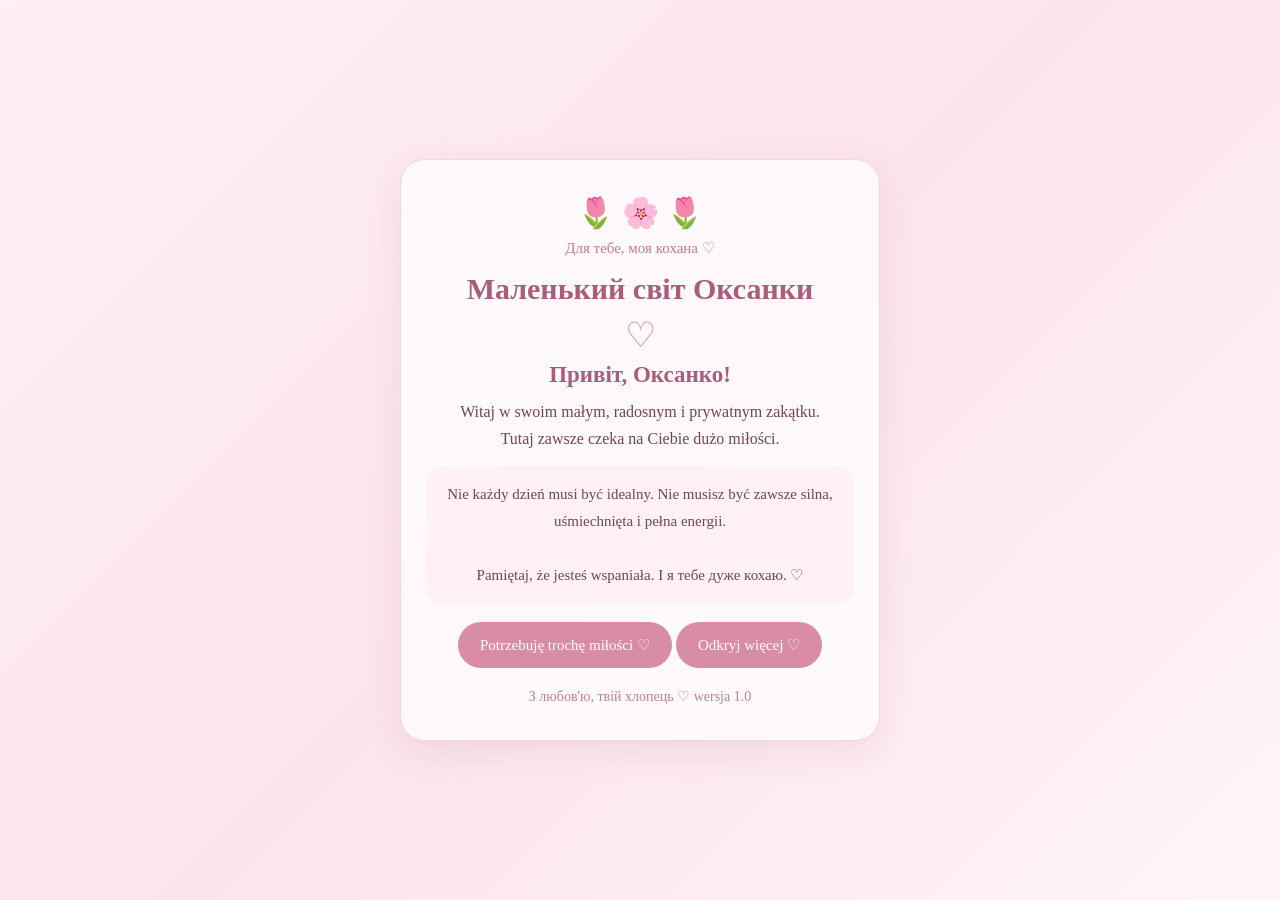
<file: index.html>
<!DOCTYPE html>
<html lang="pl">
<head>
    <meta charset="UTF-8">
    <meta name="viewport" content="width=device-width, initial-scale=1.0">

    <title>Маленький світ Оксанки ♡</title>

    <link rel="stylesheet" href="style.css">
    
</head>

<body>

    <main class="container">

        <div class="flowers">🌷 🌸 🌷</div>

        <p class="ukrainian">Для тебе, моя кохана ♡</p>

        <h1>Маленький світ Оксанки</h1>

        <div class="heart">♡</div>

        <h2>Привіт, Оксанко!</h2>

        <p class="intro">
           Witaj w swoim małym, radosnym i prywatnym zakątku.
            <br>
            Tutaj zawsze czeka na Ciebie dużo miłości.
        </p>

        <p class="message">
            Nie każdy dzień musi być idealny.
            Nie musisz być zawsze silna, uśmiechnięta i pełna energii.
            <br><br>
            Pamiętaj, że jesteś wspaniała.
            І я тебе дуже кохаю. ♡
        </p>

        <button id="loveButton">
            Potrzebuję trochę miłości ♡
        </button>
        <button onclick="window.location.href='atrakcje.html'">
    Odkryj więcej ♡
</button>

        <p id="loveMessage" class="hidden"></p>

        <footer>
            З любов'ю, твій хлопець ♡
            wersja 1.0
        </footer>

    </main>

    <script src="script.js"></script>

</body>
</html>
</file>
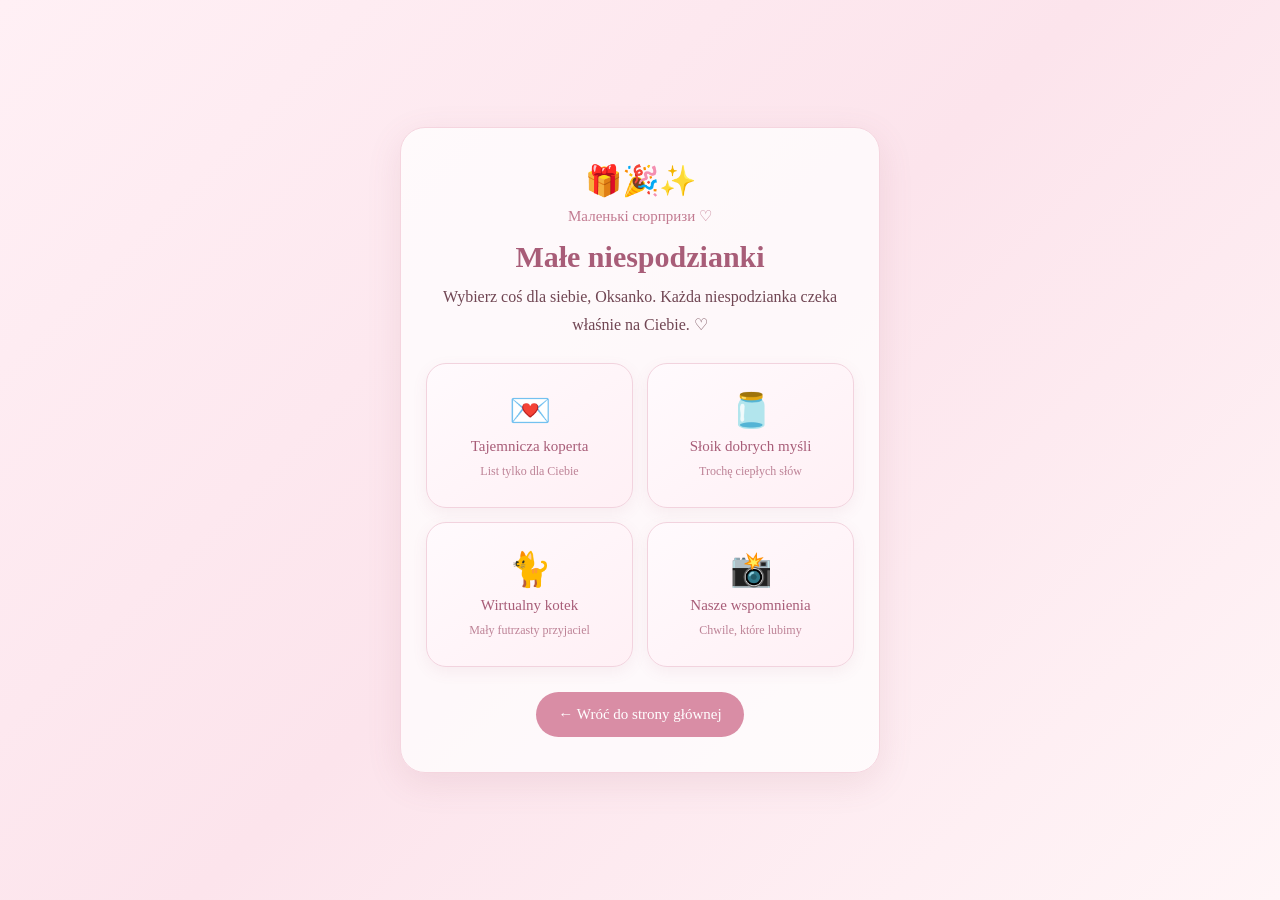
<file: atrakcje.html>
<!DOCTYPE html>
<html lang="pl">
<head>
    <meta charset="UTF-8">
    <meta name="viewport" content="width=device-width, initial-scale=1.0">
    <title>Małe niespodzianki ♡</title>
    <link rel="stylesheet" href="style.css">
</head>
<body>
    
<main class="container">
    <div class="flowers">🎁🎉✨</div>

    <p class="ukrainian">Маленькі сюрпризи ♡</p>

    <h1>Małe niespodzianki</h1>

    <p class="intro">
        Wybierz coś dla siebie, Oksanko.
        Każda niespodzianka czeka właśnie na Ciebie. ♡
    </p>

    <div class="attractions">

        <button class="attraction-card" id="letterCard">
            <span>💌</span>
            <strong>Tajemnicza koperta</strong>
            <small>List tylko dla Ciebie</small>
        </button>

        <button class="attraction-card" id="jarCard">
            <span>🫙</span>
            <strong>Słoik dobrych myśli</strong>
            <small>Trochę ciepłych słów</small>
        </button>

        <button class="attraction-card" id="catCard">
            <span>🐈</span>
            <strong>Wirtualny kotek</strong>
            <small>Mały futrzasty przyjaciel</small>
        </button>

        <button class="attraction-card" id="albumCard">
            <span>📸</span>
            <strong>Nasze wspomnienia</strong>
            <small>Chwile, które lubimy</small>
        </button>

    </div>
<section id="letterSection" class="hidden">
    <h2>Mała wiadomość dla Ciebie 💌</h2>

   <div class="envelope" id="envelope">
    <div class="letter-paper">
        <span>Kochanie, jesteś niesamowitą dziewczynką, podziwiam Cię za dyscypline w nauce, motywacje do pracy i bardzo dziękuję że znajdzujesz czas na mnie. Mocno Cię Kocham </span>
    </div>

    <div class="envelope-flap"></div>
    <div class="envelope-heart">♡</div>
</div>
    <div id="letterContent" class="hidden">
        <p>
            Moja kochana Oksanko...
        </p>

        <p>
            Tutaj będzie czekał na Ciebie list napisany prosto z serca. ♡
        </p>
    </div>

    <button id="backToAttractions">
        ← Wróć do niespodzianek
    </button>
</section>
    <button onclick="window.location.href='index.html'">
        ← Wróć do strony głównej
    </button>
</main>
<script>
    const letterCard = document.getElementById("letterCard");
    const attractions = document.querySelector(".attractions");
    const letterSection = document.getElementById("letterSection");

    letterCard.addEventListener("click", function() {
    attractions.classList.add("hidden");
    letterSection.classList.remove("hidden");
});
const envelope = document.getElementById("envelope");
const letterContent = document.getElementById("letterContent");

envelope.addEventListener("click", function() {
    envelope.classList.toggle("open");

    if (envelope.classList.contains("open")) {
        setTimeout(function() {
letterContent.style.display = "block";        }, 600);
    } else {
letterContent.style.display = "none";
    }
});
    document.getElementById("backToAttractions").addEventListener("click", function() {
        letterSection.classList.add("hidden");
        attractions.classList.remove("hidden");
    });
</script>
</body>
</html>
</file>
<file: style.css>
* {
    margin: 0;
    padding: 0;
    box-sizing: border-box;
}

body {
    min-height: 100vh;
    display: flex;
    justify-content: center;
    align-items: center;
    padding: 15px 12px;
    background: linear-gradient(135deg, #fff0f5, #fce4ec, #fff5f7);
    font-family: Georgia, serif;
    color: #704653;
}

.container {
    width: 100%;
    max-width: 480px;
    padding: 35px 25px;
    text-align: center;
    background: rgba(255, 255, 255, 0.75);
    border: 1px solid #f5d5df;
    border-radius: 25px;
    box-shadow: 0 10px 35px rgba(160, 90, 110, 0.12);
}

.flowers {
    font-size: 30px;
    margin-bottom: 15px;
}

.ukrainian {
    color: #c27b91;
    font-size: 15px;
    margin-bottom: 12px;
}

h1 {
    color: #a85d78;
    font-size: 30px;
    line-height: 1.3;
    margin-bottom: 12px;
}

.heart {
    color: #d98da5;
    font-size: 35px;
    margin: 10px 0;
    animation: heartbeat 1.5s infinite;
}

h2 {
    color: #a85d78;
    font-size: 23px;
    margin-bottom: 15px;
}

.intro {
    font-size: 16px;
    line-height: 1.7;
    margin-bottom: 20px;
}

.message {
    background: #fff1f5;
    border-radius: 18px;
    padding: 20px 15px;
    font-size: 15px;
    line-height: 1.8;
    margin-bottom: 25px;
}


button {
    border: none;
    border-radius: 30px;
    padding: 14px 22px;
    background: #d98da5;
    color: white;
    font-family: inherit;
    font-size: 15px;
    cursor: pointer;
    transition: background 0.3s, transform 0.2s;
    position: relative;
}

button:hover {
    background: #c27490;
    transform: translateY(-2px);
}

button:active {
    transform: scale(0.94);
}

/* Animacja pojawiania się wiadomości */

.message-appear {
    animation: messageAppear 0.7s ease forwards;
}

@keyframes messageAppear {
    0% {
        opacity: 0;
        transform: translateY(15px) scale(0.96);
    }

    100% {
        opacity: 1;
        transform: translateY(0) scale(1);
    }
}


@keyframes heartPop {
    0% {
        opacity: 0;
        transform: translate(0, 0) scale(0.3) rotate(0deg);
    }

    25% {
        opacity: 1;
        transform: translate(
            calc(var(--move-x) * 0.4),
            calc(var(--move-y) * 0.4)
        ) scale(1.2) rotate(15deg);
    }

    100% {
        opacity: 0;
        transform: translate(var(--move-x), var(--move-y))
            scale(0.5) rotate(-20deg);
    }
}


/* Małe serduszka wyskakujące po kliknięciu */

.pop-heart {
    position: fixed;
    display: block;
    pointer-events: none;
    z-index: 1000;
    line-height: 1;
    user-select: none;
    will-change: transform, opacity;
    animation: heartPop 1.3s ease-out forwards;
}

@keyframes heartPop {
    0% {
        opacity: 0;
        transform: translate(0, 0) scale(0.3) rotate(0deg);
    }

    25% {
        opacity: 1;
        transform: translate(
            calc(var(--move-x) * 0.4),
            calc(var(--move-y) * 0.4)
        ) scale(1.2) rotate(15deg);
    }

    100% {
        opacity: 0;
        transform: translate(
            var(--move-x),
            var(--move-y)
        ) scale(0.5) rotate(-20deg);
    }
}


#loveMessage {
    margin: 25px auto 5px;
    padding: 22px 20px;
    max-width: 360px;

    background: linear-gradient(145deg, #fff5f8, #ffeaf1);
    border: 1px solid #f2cbd8;
    border-radius: 20px;

    color: #a65372;
    font-family: Georgia, serif;
    font-size: 18px;
    line-height: 1.7;
    font-style: italic;

    box-shadow: 0 8px 22px rgba(180, 100, 130, 0.12);
}

.hidden {
    display: none;
}

footer {
    margin-top: 30px;
    color: #bd8296;
    font-size: 14px;
}

@keyframes heartbeat {
    0%, 100% {
        transform: scale(1);
    }
    50% {
        transform: scale(1.2);
    }
}

@media (max-width: 400px) {
   .container {
    width: 100%;
    max-width: 440px;
    padding: 27px 22px;
    text-align: center;
    /* pozostałe właściwości zostaw bez zmian */
}
}
#loveMessage {
    opacity: 1;
}
/* Losowe iskierki i płatki */
.pop-sparkle,
.pop-petal {
    position: fixed;
    display: block;
    pointer-events: none;
    z-index: 1000;
    line-height: 1;
    user-select: none;
    will-change: transform, opacity;
}

.pop-sparkle {
    animation: sparklePop 1s ease-out forwards;
}

@keyframes sparklePop {
    0% {
        opacity: 0;
        transform: translate(0, 0) scale(0.2) rotate(0deg);
    }
    30% {
        opacity: 1;
        transform: translate(var(--move-x), var(--move-y)) scale(1.2) rotate(90deg);
    }
    100% {
        opacity: 0;
        transform: translate(var(--move-x), calc(var(--move-y) - 35px)) scale(0.2) rotate(180deg);
    }
}

.pop-petal {
    animation: petalFall 1.5s ease-in forwards;
}

@keyframes petalFall {
    0% {
        opacity: 0;
        transform: translate(0, 0) rotate(0deg);
    }
    20% {
        opacity: 1;
    }
    100% {
        opacity: 0;
        transform: translate(var(--move-x), var(--move-y)) rotate(240deg);
    }
}
.flowers {
    margin-bottom: 9px;
}

h1 {
    margin-bottom: 7px;
}

.heart {
    margin: 6px 0;
}

h2 {
    margin-bottom: 10px;
}

.intro {
    margin-bottom: 14px;
}

.message {
    padding: 15px 13px;
    margin-bottom: 18px;
}

footer {
    margin-top: 20px;
}

/* MENU ATRAKCJI */

.attractions {
    display: grid;
    grid-template-columns: repeat(2, 1fr);
    gap: 14px;
    margin: 25px 0;
}

.attraction-card {
    min-height: 145px;
    padding: 18px 10px;

    display: flex;
    flex-direction: column;
    align-items: center;
    justify-content: center;
    gap: 8px;

    background: linear-gradient(145deg, #fffafd, #fff0f5);
    border: 1px solid #f2d3de;
    border-radius: 20px;

    color: #a85d78;
    font-family: Georgia, serif;
    cursor: pointer;

    box-shadow: 0 5px 15px rgba(160, 90, 110, 0.08);
    transition: transform 0.25s, box-shadow 0.25s,
                background 0.25s;
}

.attraction-card:hover {
    background: #fff0f5;
    transform: translateY(-4px);
    box-shadow: 0 9px 20px rgba(160, 90, 110, 0.15);
}

.attraction-card:active {
    transform: scale(0.97);
}

.attraction-card span {
    font-size: 34px;
}

.attraction-card strong {
    font-size: 15px;
    font-weight: normal;
}

.attraction-card small {
    font-size: 12px;
    color: #bd8296;
    line-height: 1.4;
}
/* TAJEMNICZA KOPERTA */

.envelope {
    position: relative;
    overflow: visible;
    width: 270px;
height: 188px;
    margin: 35px auto;

    display: flex;
    align-items: center;
    justify-content: center;

    background: linear-gradient(145deg, #fff5f8, #f8dce7);
    border: 2px solid #e9b9cb;
    border-radius: 10px;

    box-shadow: 0 8px 20px rgba(180, 100, 130, 0.15);
    cursor: pointer;
}

.envelope-flap {
    position: absolute;
    top: 0;
    left: 0;

    width: 0;
    height: 0;

    border-left: 135px solid transparent;
border-right: 135px solid transparent;
border-top: 98px solid #eebdce;

    z-index: 2;
    transform-origin: top center;
transition: transform 0.7s ease;
backface-visibility: hidden;
}
.envelope.open .envelope-flap {
    transform: rotateX(180deg);
}

.envelope-heart {
    position: absolute;
    top: 48%;
    left: 50%;
    transform: translate(-50%, -50%);

    color: #c76d8e;
    font-size: 34px;
    z-index: 3;
}
.letter-paper {
    position: absolute;
   left: 15px;
bottom: 7px;
width: 240px;
height: 160px;
    background: #fffdfd;
    border: 1px solid #f0d5df;
    border-radius: 5px;

    display: flex;
    justify-content: center;
    align-items: center;

    color: #d88ba5;
    font-size: 14px;

    z-index: 1;
    opacity: 0;
    transform: translateY(0);
    transition: transform 0.8s ease, opacity 0.5s ease;
}

.envelope.open .letter-paper {
    opacity: 1;
    transform: translateY(-60px);
}
#letterContent {
    max-width: 500px;
    margin: 25px auto;
    padding: 25px;

    background: linear-gradient(145deg, #fffafd, #fff0f5);
    border: 1px solid #f2d3de;
    border-radius: 18px;

    color: #a85d78;
    font-family: Georgia, serif;
    font-size: 17px;
    line-height: 1.8;
    text-align: left;

    box-shadow: 0 6px 18px rgba(160, 90, 110, 0.1);
    animation: letterAppear 0.8s ease;
}

@keyframes letterAppear {
    from {
        opacity: 0;
        transform: translateY(15px);
    }
    to {
        opacity: 1;
        transform: translateY(0);
    }
}
</file>
